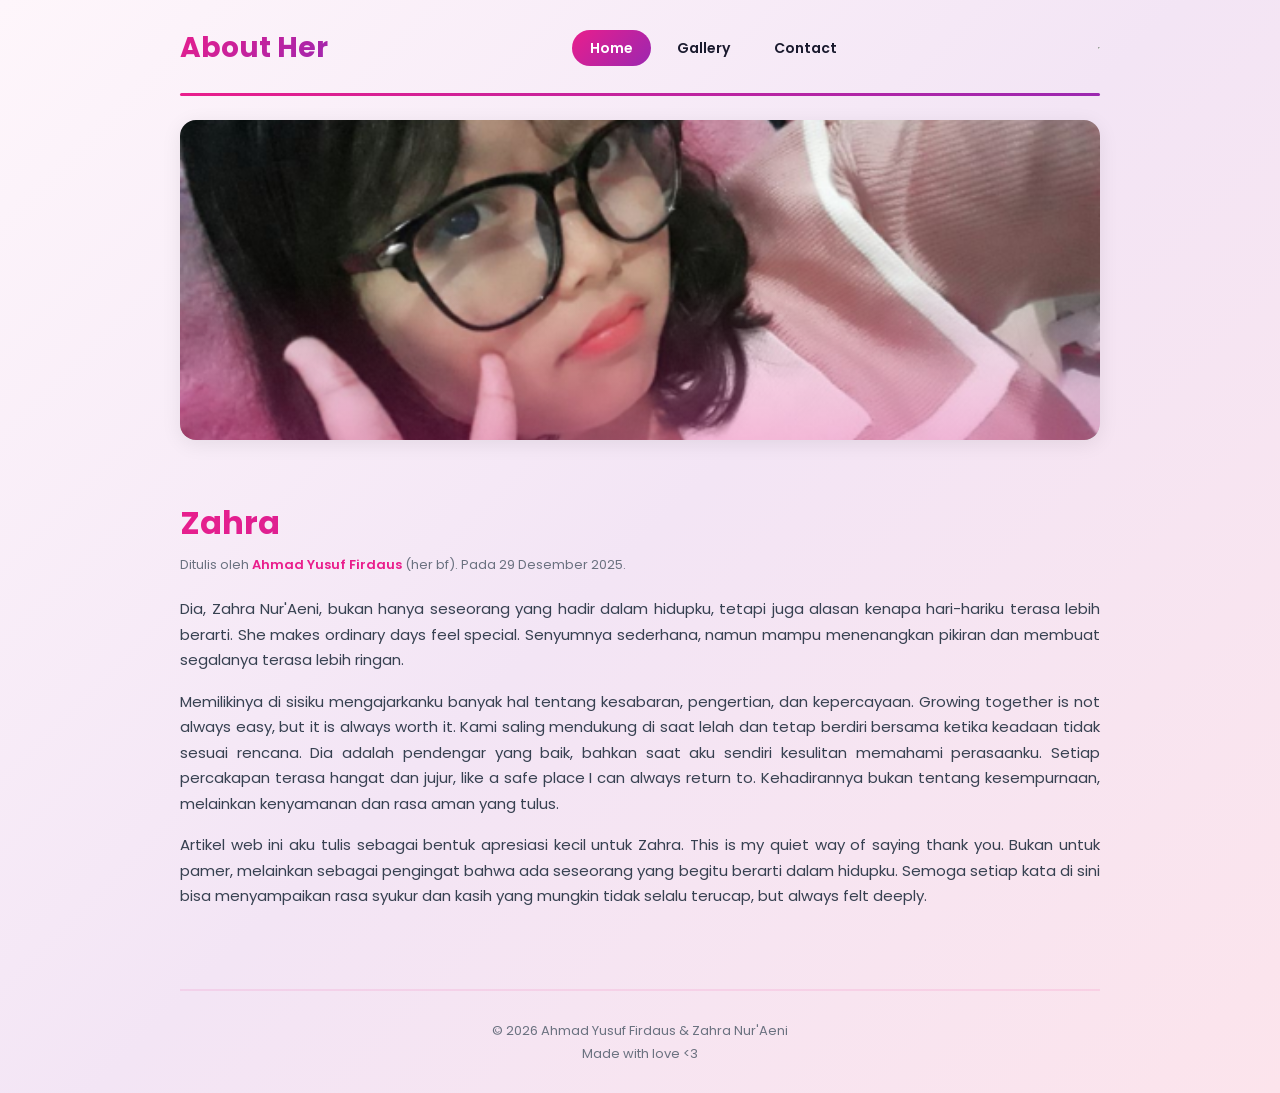
<file: index.html>
<!doctype html>
<html lang="en">
  <head>
    <meta charset="UTF-8" />
    <meta name="viewport" content="width=device-width, initial-scale=1.0" />
    <title>Lovely</title>
    <link rel="stylesheet" href="css/style.css" />
  </head>
  <body>
    <div class="container">
      <header>
        <h1>About Her</h1>
        <nav>
          <ul>
            <li><a href="#" class="active">Home</a></li>
            <li><a href="page/gallery.html">Gallery</a></li>
            <li><a href="page/contact.html">Contact</a></li>
          </ul>
        </nav>
        <hr />
      </header>
      <div class="hero"></div>
      <article>
        <h2 class="judul-artikel">Zahra</h2>
        <p class="ket">
          Ditulis oleh <a href="">Ahmad Yusuf Firdaus </a>(her bf). Pada 29
          Desember 2025.
        </p>

        <p>
          Dia, Zahra Nur'Aeni, bukan hanya seseorang yang hadir dalam hidupku,
          tetapi juga alasan kenapa hari-hariku terasa lebih berarti. She makes
          ordinary days feel special. Senyumnya sederhana, namun mampu
          menenangkan pikiran dan membuat segalanya terasa lebih ringan.
        </p>

        <p>
          Memilikinya di sisiku mengajarkanku banyak hal tentang kesabaran,
          pengertian, dan kepercayaan. Growing together is not always easy, but
          it is always worth it. Kami saling mendukung di saat lelah dan tetap
          berdiri bersama ketika keadaan tidak sesuai rencana. Dia adalah
          pendengar yang baik, bahkan saat aku sendiri kesulitan memahami
          perasaanku. Setiap percakapan terasa hangat dan jujur, like a safe
          place I can always return to. Kehadirannya bukan tentang kesempurnaan,
          melainkan kenyamanan dan rasa aman yang tulus.
        </p>

        <p>
          Artikel web ini aku tulis sebagai bentuk apresiasi kecil untuk Zahra.
          This is my quiet way of saying thank you. Bukan untuk pamer, melainkan
          sebagai pengingat bahwa ada seseorang yang begitu berarti dalam
          hidupku. Semoga setiap kata di sini bisa menyampaikan rasa syukur dan
          kasih yang mungkin tidak selalu terucap, but always felt deeply.
        </p>
      </article>
      <footer>
        <p>
          &copy; 2026 Ahmad Yusuf Firdaus & Zahra Nur'Aeni <br />
          Made with love <3
        </p>
      </footer>
    </div>
  </body>
</html>
</file>
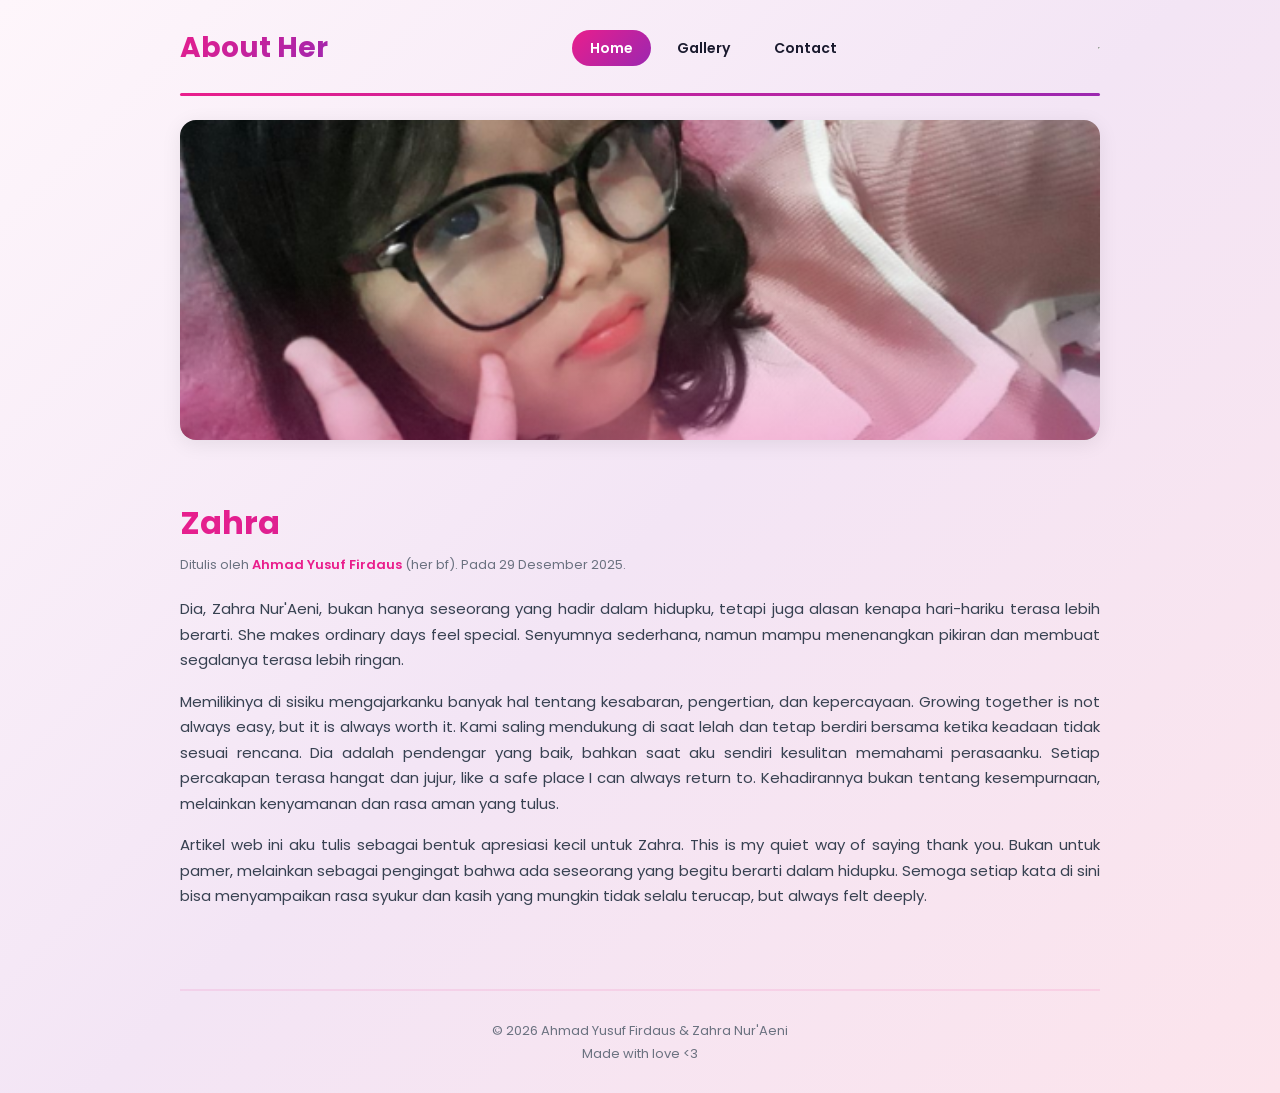
<file: about_her/index.html>
<!doctype html>
<html lang="en">
  <head>
    <meta charset="UTF-8" />
    <meta name="viewport" content="width=device-width, initial-scale=1.0" />
    <title>Lovely</title>
    <link rel="stylesheet" href="style.css" />
  </head>
  <body>
    <div class="container">
      <header>
        <h1>About Her</h1>
        <nav>
          <ul>
            <li><a href="#" class="active">Home</a></li>
            <li><a href="gallery.html">Gallery</a></li>
            <li><a href="contact.html">Contact</a></li>
          </ul>
        </nav>
        <hr />
      </header>
      <div class="hero"></div>
      <article>
        <h2 class="judul-artikel">Zahra</h2>
        <p class="ket">
          Ditulis oleh <a href="">Ahmad Yusuf Firdaus </a>(her bf). Pada 29
          Desember 2025.
        </p>

        <p>
          Dia, Zahra Nur'Aeni, bukan hanya seseorang yang hadir dalam hidupku,
          tetapi juga alasan kenapa hari-hariku terasa lebih berarti. She makes
          ordinary days feel special. Senyumnya sederhana, namun mampu
          menenangkan pikiran dan membuat segalanya terasa lebih ringan.
        </p>

        <p>
          Memilikinya di sisiku mengajarkanku banyak hal tentang kesabaran,
          pengertian, dan kepercayaan. Growing together is not always easy, but
          it is always worth it. Kami saling mendukung di saat lelah dan tetap
          berdiri bersama ketika keadaan tidak sesuai rencana. Dia adalah
          pendengar yang baik, bahkan saat aku sendiri kesulitan memahami
          perasaanku. Setiap percakapan terasa hangat dan jujur, like a safe
          place I can always return to. Kehadirannya bukan tentang kesempurnaan,
          melainkan kenyamanan dan rasa aman yang tulus.
        </p>

        <p>
          Artikel web ini aku tulis sebagai bentuk apresiasi kecil untuk Zahra.
          This is my quiet way of saying thank you. Bukan untuk pamer, melainkan
          sebagai pengingat bahwa ada seseorang yang begitu berarti dalam
          hidupku. Semoga setiap kata di sini bisa menyampaikan rasa syukur dan
          kasih yang mungkin tidak selalu terucap, but always felt deeply.
        </p>
      </article>
      <footer>
        <p>
          &copy; 2026 Ahmad Yusuf Firdaus & Zahra Nur'Aeni <br />
          Made with love <3
        </p>
      </footer>
    </div>
  </body>
</html>
</file>
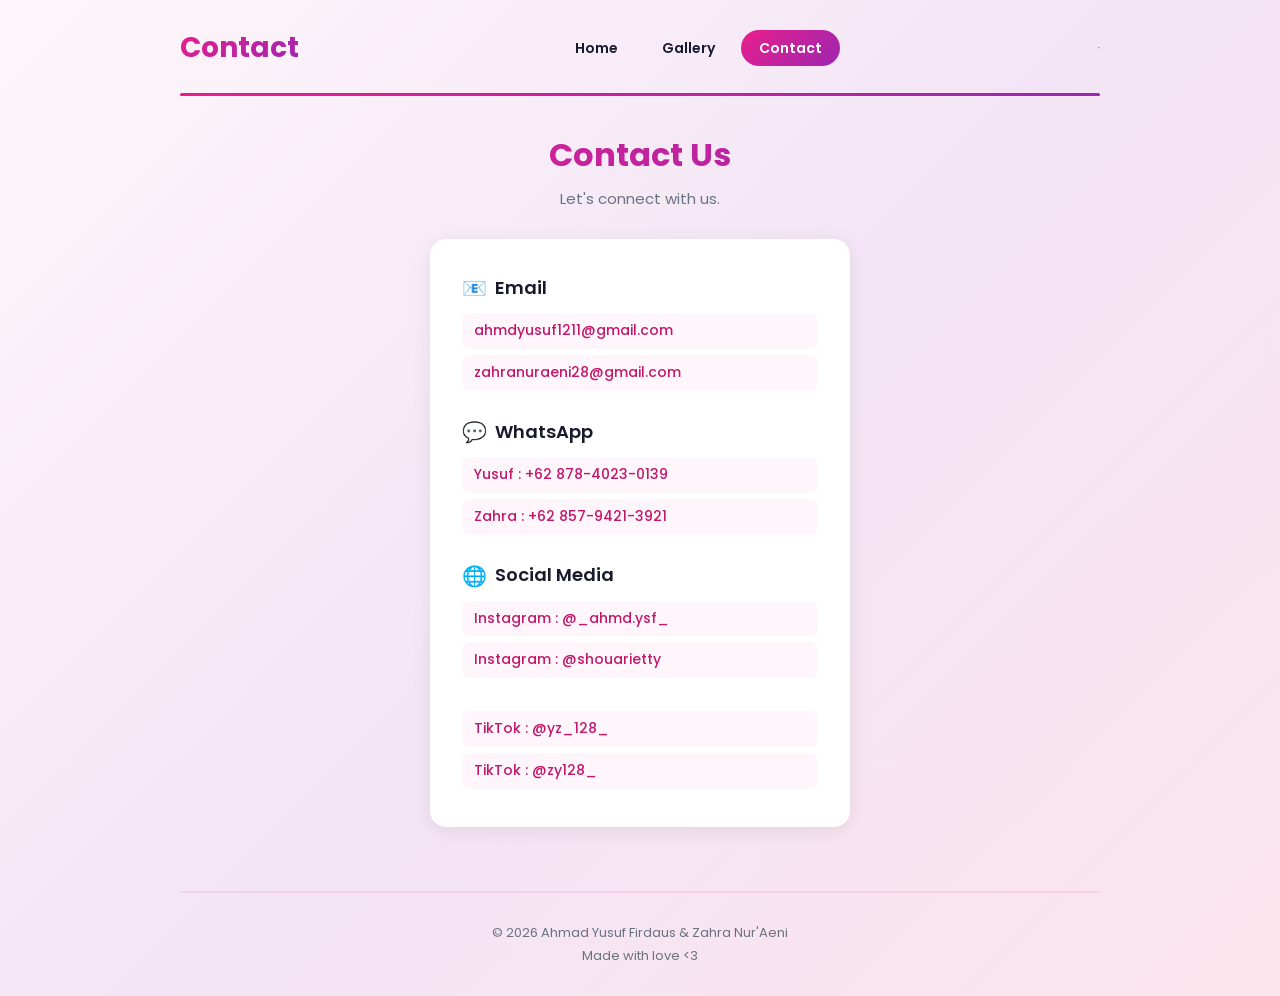
<file: about_her/contact.html>
<!doctype html>
<html lang="en">
  <head>
    <meta charset="UTF-8" />
    <meta name="viewport" content="width=device-width, initial-scale=1.0" />
    <title>Contact</title>
    <link rel="stylesheet" href="style.css" />
  </head>
  <body>
    <div class="container">
      <header>
        <h1>Contact</h1>
        <nav>
          <ul>
            <li><a href="index.html">Home</a></li>
            <li><a href="gallery.html">Gallery</a></li>
            <li><a href="#" class="active">Contact</a></li>
          </ul>
        </nav>
        <hr />
      </header>
      <div class="main-con">
        <h2 class="title-con">Contact Us</h2>
        <p class="sub-con">Let's connect with us.</p>
        <div class="card">
          <h3 class="email"><span>📧</span> Email</h3>
          <p class="contact">ahmdyusuf1211@gmail.com</p>
          <p class="contact">zahranuraeni28@gmail.com</p>
          <h3 class="wa"><span>💬</span> WhatsApp</h3>
          <p class="contact">Yusuf : +62 878-4023-0139</p>
          <p class="contact">Zahra : +62 857-9421-3921</p>
          <h3 class="ig"><span>🌐</span> Social Media</h3>
          <p class="contact">Instagram : @_ahmd.ysf_</p>
          <p class="contact">Instagram : @shouarietty</p>
          <br />
          <p class="contact">TikTok : @yz_128_</p>
          <p class="contact">TikTok : @zy128_</p>
        </div>
      </div>
      <footer>
        <p>
          &copy; 2026 Ahmad Yusuf Firdaus & Zahra Nur'Aeni <br />
          Made with love <3
        </p>
      </footer>
    </div>
  </body>
</html>
</file>
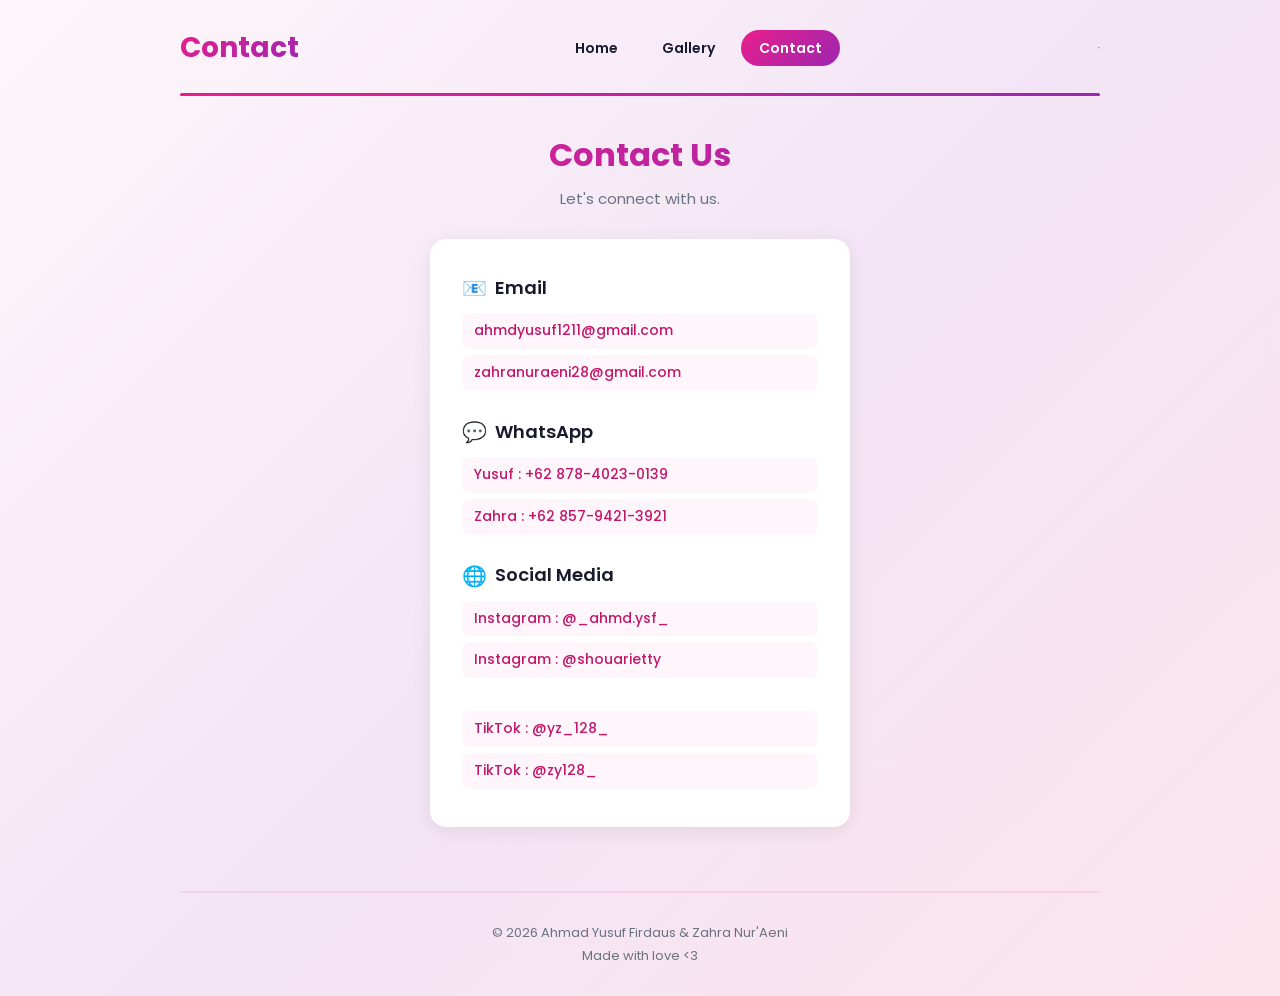
<file: page/contact.html>
<!doctype html>
<html lang="en">
  <head>
    <meta charset="UTF-8" />
    <meta name="viewport" content="width=device-width, initial-scale=1.0" />
    <title>Contact</title>
    <link rel="stylesheet" href="../css/style.css" />
  </head>
  <body>
    <div class="container">
      <header>
        <h1>Contact</h1>
        <nav>
          <ul>
            <li><a href="../index.html">Home</a></li>
            <li><a href="gallery.html">Gallery</a></li>
            <li><a href="#" class="active">Contact</a></li>
          </ul>
        </nav>
        <hr />
      </header>
      <div class="main-con">
        <h2 class="title-con">Contact Us</h2>
        <p class="sub-con">Let's connect with us.</p>
        <div class="card">
          <h3 class="email"><span>📧</span> Email</h3>
          <p class="contact">ahmdyusuf1211@gmail.com</p>
          <p class="contact">zahranuraeni28@gmail.com</p>
          <h3 class="wa"><span>💬</span> WhatsApp</h3>
          <p class="contact">Yusuf : +62 878-4023-0139</p>
          <p class="contact">Zahra : +62 857-9421-3921</p>
          <h3 class="ig"><span>🌐</span> Social Media</h3>
          <p class="contact">Instagram : @_ahmd.ysf_</p>
          <p class="contact">Instagram : @shouarietty</p>
          <br />
          <p class="contact">TikTok : @yz_128_</p>
          <p class="contact">TikTok : @zy128_</p>
        </div>
      </div>
      <footer>
        <p>
          &copy; 2026 Ahmad Yusuf Firdaus & Zahra Nur'Aeni <br />
          Made with love <3
        </p>
      </footer>
    </div>
  </body>
</html>
</file>
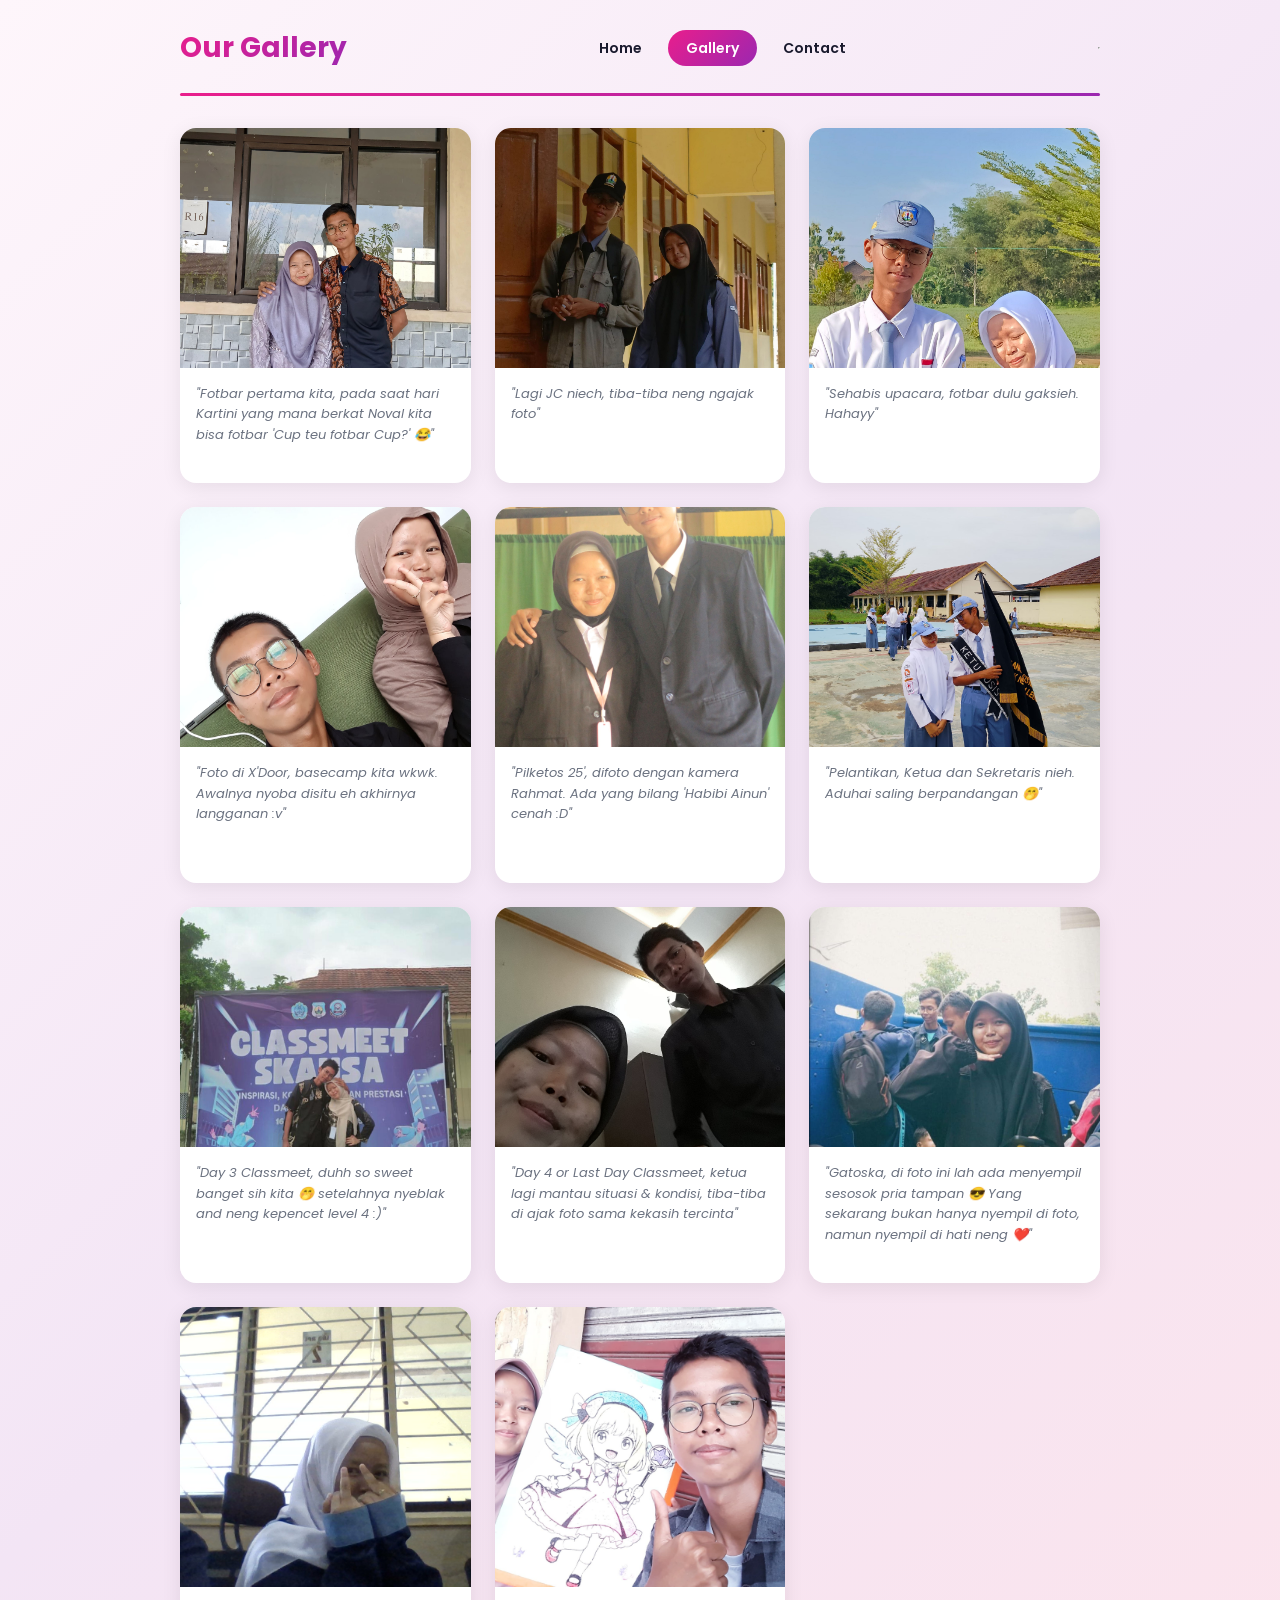
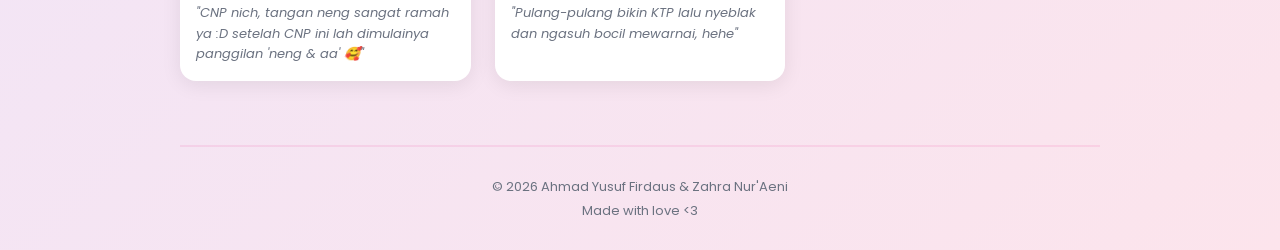
<file: page/gallery.html>
<!doctype html>
<html lang="en">
  <head>
    <meta charset="UTF-8" />
    <meta name="viewport" content="width=device-width, initial-scale=1.0" />
    <title>Gallery</title>
    <link rel="stylesheet" href="../css/style.css" />
  </head>
  <body>
    <div class="container">
      <header>
        <h1>Our Gallery</h1>
        <nav>
          <ul>
            <li><a href="../index.html">Home</a></li>
            <li><a href="#" class="active">Gallery</a></li>
            <li><a href="contact.html">Contact</a></li>
          </ul>
        </nav>
        <hr />
      </header>
      <div class="gallery">
        <div class="frame">
          <img src="../img/g1.jpg" alt="" />
          <p class="cap">
            "Fotbar pertama kita, pada saat hari Kartini yang mana berkat Noval
            kita bisa fotbar 'Cup teu fotbar Cup?' 😂"
          </p>
        </div>
        <div class="frame">
          <img src="../img/g2.jpg" alt="" />
          <p class="cap">
            "Lagi JC niech, tiba-tiba neng ngajak foto"
            <br /><br />
            <br />
          </p>
        </div>
        <div class="frame">
          <img src="../img/g3.jpg" alt="" />
          <p class="cap">
            "Sehabis upacara, fotbar dulu gaksieh. Hahayy"
            <br /><br />
            <br />
          </p>
        </div>
        <div class="frame">
          <img src="../img/g4.jpg" alt="" />
          <p class="cap">
            "Foto di X'Door, basecamp kita wkwk. Awalnya nyoba disitu eh
            akhirnya langganan :v"
            <br /><br />
            <br />
          </p>
        </div>
        <div class="frame">
          <img src="../img/g5.jpg" alt="" />
          <p class="cap">
            "Pilketos 25', difoto dengan kamera Rahmat. Ada yang bilang 'Habibi
            Ainun' cenah :D"
            <br /><br />
          </p>
        </div>
        <div class="frame">
          <img src="../img/g6.jpg" alt="" />
          <p class="cap">
            "Pelantikan, Ketua dan Sekretaris nieh. Aduhai saling berpandangan
            🤭"
            <br /><br />
            <br />
          </p>
        </div>
        <div class="frame">
          <img src="../img/g7.jpg" alt="" />
          <p class="cap">
            "Day 3 Classmeet, duhh so sweet banget sih kita 🤭 setelahnya
            nyeblak and neng kepencet level 4 :)"
            <br /><br /><br />
          </p>
        </div>
        <div class="frame">
          <img src="../img/g8.jpg" alt="" />
          <p class="cap">
            "Day 4 or Last Day Classmeet, ketua lagi mantau situasi & kondisi,
            tiba-tiba di ajak foto sama kekasih tercinta"
            <br /><br /><br />
          </p>
        </div>
        <div class="frame">
          <img src="../img/g9.jpg" alt="" />
          <p class="cap">
            "Gatoska, di foto ini lah ada menyempil sesosok pria tampan 😎 Yang
            sekarang bukan hanya nyempil di foto, namun nyempil di hati neng ❤️"
            <br />
          </p>
        </div>
        <div class="frame-spesial">
          <img src="../img/g10.jpg" alt="" />
          <p class="cap">
            "CNP nich, tangan neng sangat ramah ya :D setelah CNP ini lah
            dimulainya panggilan 'neng & aa' 🥰"
            <br />
          </p>
        </div>
        <div class="frame-spesial">
          <img src="../img/g11.jpg" alt="" />
          <p class="cap">
            "Pulang-pulang bikin KTP lalu nyeblak dan ngasuh bocil mewarnai,
            hehe"
            <br />
          </p>
        </div>
      </div>
      <footer>
        <p>
          &copy; 2026 Ahmad Yusuf Firdaus & Zahra Nur'Aeni <br />
          Made with love <3
        </p>
      </footer>
    </div>
  </body>
</html>
</file>
<file: css/style.css>
@import url("https://fonts.googleapis.com/css2?family=Poppins:wght@300;400;600;700&display=swap");

:root {
  --primary: #e91e8c;
  --primary-dark: #c2186b;
  --secondary: #9c27b0;
  --secondary-dark: #7b1fa2;
  --dark: #1a1a2e;
  --light: #fef6fb;
  --white: #ffffff;
  --gray: #6b7280;
  --shadow: 0 4px 20px rgba(0, 0, 0, 0.08);
  --shadow-hover: 0 8px 30px rgba(233, 30, 140, 0.15);
  --radius: 16px;
  --radius-sm: 10px;
  --transition: 0.3s cubic-bezier(0.4, 0, 0.2, 1);
}

* {
  margin: 0;
  padding: 0;
  box-sizing: border-box;
}

body {
  font-family: "Poppins", sans-serif;
  background: linear-gradient(135deg, #fef6fb 0%, #f3e5f5 50%, #fce4ec 100%);
  min-height: 100vh;
  color: var(--dark);
  line-height: 1.7;
}

.container {
  max-width: 960px;
  width: 100%;
  margin: 0 auto;
  padding: 0 20px;
}

header {
  display: flex;
  align-items: center;
  justify-content: space-between;
  flex-wrap: wrap;
  gap: 16px;
  padding: 24px 0;
  position: relative;
}

header::after {
  content: "";
  position: absolute;
  bottom: 0;
  left: 0;
  right: 0;
  height: 3px;
  background: linear-gradient(90deg, var(--primary), var(--secondary));
  border-radius: 2px;
}

header h1 {
  font-size: 28px;
  font-weight: 700;
  background: linear-gradient(135deg, var(--primary), var(--secondary));
  -webkit-background-clip: text;
  -webkit-text-fill-color: transparent;
  background-clip: text;
}

header nav ul {
  display: flex;
  gap: 8px;
  list-style: none;
  flex-wrap: wrap;
}

header nav ul li a {
  text-decoration: none;
  font-weight: 600;
  font-size: 14px;
  color: var(--dark);
  padding: 8px 18px;
  border-radius: 50px;
  transition: var(--transition);
  background: transparent;
}

header nav ul li a:hover {
  background: linear-gradient(135deg, var(--primary), var(--secondary));
  color: var(--white);
  transform: translateY(-2px);
  box-shadow: var(--shadow-hover);
}

header nav ul li a[href="#"] {
  background: linear-gradient(135deg, var(--primary), var(--secondary));
  color: var(--white);
}

.hero {
  height: 320px;
  background-image: url(../img/her.png);
  background-size: cover;
  background-position: center 20%;
  border-radius: var(--radius);
  margin: 24px 0;
  box-shadow: var(--shadow);
  position: relative;
  overflow: hidden;
}

.hero::before {
  content: "";
  position: absolute;
  inset: 0;
  background: linear-gradient(180deg, transparent 50%, rgba(233, 30, 140, 0.3));
  border-radius: var(--radius);
}

article {
  padding: 32px 0;
}

article .judul-artikel {
  font-size: 32px;
  font-weight: 700;
  background: linear-gradient(135deg, var(--primary), var(--secondary));
  -webkit-background-clip: text;
  -webkit-text-fill-color: transparent;
  background-clip: text;
  margin-bottom: 4px;
}

article .ket {
  font-size: 13px;
  color: var(--gray);
  margin-bottom: 20px;
}

article .ket a {
  color: var(--primary);
  text-decoration: none;
  font-weight: 600;
}

article .ket a:hover {
  text-decoration: underline;
}

article p {
  font-size: 15px;
  color: #374151;
  margin-bottom: 16px;
  text-align: justify;
}

.gallery {
  padding: 32px 0;
  display: grid;
  grid-template-columns: repeat(auto-fill, minmax(260px, 1fr));
  gap: 24px;
}

.frame,
.frame-spesial {
  background: var(--white);
  border-radius: var(--radius);
  overflow: hidden;
  box-shadow: var(--shadow);
  transition: var(--transition);
  border: none;
  display: flex;
  flex-direction: column;
}

.frame:hover,
.frame-spesial:hover {
  transform: translateY(-6px);
  box-shadow: var(--shadow-hover);
}

.frame img,
.frame-spesial img {
  width: 100%;
  height: 240px;
  object-fit: cover;
  display: block;
  border: none;
  border-radius: 0;
}

.frame-spesial {
  grid-column: auto;
}

.frame-spesial img {
  height: 280px;
}

.cap {
  padding: 16px;
  font-size: 13px;
  font-style: italic;
  color: var(--gray);
  text-align: left;
  line-height: 1.6;
  flex: 1;
}

.main-con {
  padding: 32px 0;
  text-align: center;
}

.title-con {
  font-size: 32px;
  font-weight: 700;
  background: linear-gradient(135deg, var(--primary), var(--secondary));
  -webkit-background-clip: text;
  -webkit-text-fill-color: transparent;
  background-clip: text;
  margin-bottom: 4px;
}

.sub-con {
  color: var(--gray);
  font-size: 15px;
  margin-bottom: 28px;
}

.card {
  background: var(--white);
  border-radius: var(--radius);
  padding: 32px;
  max-width: 420px;
  width: 100%;
  margin: 0 auto;
  box-shadow: var(--shadow);
  text-align: left;
}

.card h3 {
  font-size: 18px;
  font-weight: 600;
  color: var(--dark);
  margin-bottom: 8px;
  display: flex;
  align-items: center;
  gap: 8px;
}

.card h3 span {
  font-size: 20px;
}

.card .contact {
  font-size: 14px;
  color: var(--primary-dark);
  font-weight: 500;
  padding: 6px 12px;
  background: var(--light);
  border-radius: 8px;
  margin-bottom: 6px;
  transition: var(--transition);
}

.card .contact:hover {
  background: linear-gradient(135deg, var(--primary), var(--secondary));
  color: var(--white);
}

.wa,
.ig {
  margin-top: 24px;
}

footer {
  padding: 28px 0;
  text-align: center;
  border-top: 2px solid rgba(233, 30, 140, 0.1);
  margin-top: 32px;
}

footer p {
  font-size: 13px;
  color: var(--gray);
  line-height: 1.8;
}

@media (max-width: 768px) {
  header {
    flex-direction: column;
    align-items: center;
    text-align: center;
    padding: 20px 0;
  }

  header nav ul {
    justify-content: center;
  }

  .hero {
    height: 220px;
  }

  article .judul-artikel {
    font-size: 26px;
  }

  .gallery {
    grid-template-columns: repeat(auto-fill, minmax(220px, 1fr));
    gap: 16px;
  }

  .frame img,
  .frame-spesial img {
    height: 200px;
  }

  .title-con {
    font-size: 26px;
  }

  .card {
    padding: 24px;
  }
}

@media (max-width: 480px) {
  .container {
    padding: 0 16px;
  }

  header h1 {
    font-size: 22px;
  }

  header nav ul li a {
    font-size: 13px;
    padding: 6px 14px;
  }

  .hero {
    height: 180px;
  }

  .gallery {
    grid-template-columns: 1fr;
    gap: 16px;
  }

  .frame img,
  .frame-spesial img {
    height: 220px;
  }

  article p {
    font-size: 14px;
  }

  .card {
    padding: 20px;
  }
}
</file>
<file: about_her/style.css>
@import url("https://fonts.googleapis.com/css2?family=Poppins:wght@300;400;600;700&display=swap");

:root {
  --primary: #e91e8c;
  --primary-dark: #c2186b;
  --secondary: #9c27b0;
  --secondary-dark: #7b1fa2;
  --dark: #1a1a2e;
  --light: #fef6fb;
  --white: #ffffff;
  --gray: #6b7280;
  --shadow: 0 4px 20px rgba(0, 0, 0, 0.08);
  --shadow-hover: 0 8px 30px rgba(233, 30, 140, 0.15);
  --radius: 16px;
  --radius-sm: 10px;
  --transition: 0.3s cubic-bezier(0.4, 0, 0.2, 1);
}

* {
  margin: 0;
  padding: 0;
  box-sizing: border-box;
}

body {
  font-family: "Poppins", sans-serif;
  background: linear-gradient(135deg, #fef6fb 0%, #f3e5f5 50%, #fce4ec 100%);
  min-height: 100vh;
  color: var(--dark);
  line-height: 1.7;
}

.container {
  max-width: 960px;
  width: 100%;
  margin: 0 auto;
  padding: 0 20px;
}

header {
  display: flex;
  align-items: center;
  justify-content: space-between;
  flex-wrap: wrap;
  gap: 16px;
  padding: 24px 0;
  position: relative;
}

header::after {
  content: "";
  position: absolute;
  bottom: 0;
  left: 0;
  right: 0;
  height: 3px;
  background: linear-gradient(90deg, var(--primary), var(--secondary));
  border-radius: 2px;
}

header h1 {
  font-size: 28px;
  font-weight: 700;
  background: linear-gradient(135deg, var(--primary), var(--secondary));
  -webkit-background-clip: text;
  -webkit-text-fill-color: transparent;
  background-clip: text;
}

header nav ul {
  display: flex;
  gap: 8px;
  list-style: none;
  flex-wrap: wrap;
}

header nav ul li a {
  text-decoration: none;
  font-weight: 600;
  font-size: 14px;
  color: var(--dark);
  padding: 8px 18px;
  border-radius: 50px;
  transition: var(--transition);
  background: transparent;
}

header nav ul li a:hover {
  background: linear-gradient(135deg, var(--primary), var(--secondary));
  color: var(--white);
  transform: translateY(-2px);
  box-shadow: var(--shadow-hover);
}

header nav ul li a[href="#"] {
  background: linear-gradient(135deg, var(--primary), var(--secondary));
  color: var(--white);
}

.hero {
  height: 320px;
  background-image: url(img/her.png);
  background-size: cover;
  background-position: center 20%;
  border-radius: var(--radius);
  margin: 24px 0;
  box-shadow: var(--shadow);
  position: relative;
  overflow: hidden;
}

.hero::before {
  content: "";
  position: absolute;
  inset: 0;
  background: linear-gradient(180deg, transparent 50%, rgba(233, 30, 140, 0.3));
  border-radius: var(--radius);
}

article {
  padding: 32px 0;
}

article .judul-artikel {
  font-size: 32px;
  font-weight: 700;
  background: linear-gradient(135deg, var(--primary), var(--secondary));
  -webkit-background-clip: text;
  -webkit-text-fill-color: transparent;
  background-clip: text;
  margin-bottom: 4px;
}

article .ket {
  font-size: 13px;
  color: var(--gray);
  margin-bottom: 20px;
}

article .ket a {
  color: var(--primary);
  text-decoration: none;
  font-weight: 600;
}

article .ket a:hover {
  text-decoration: underline;
}

article p {
  font-size: 15px;
  color: #374151;
  margin-bottom: 16px;
  text-align: justify;
}

.gallery {
  padding: 32px 0;
  display: grid;
  grid-template-columns: repeat(auto-fill, minmax(260px, 1fr));
  gap: 24px;
}

.frame,
.frame-spesial {
  background: var(--white);
  border-radius: var(--radius);
  overflow: hidden;
  box-shadow: var(--shadow);
  transition: var(--transition);
  border: none;
  display: flex;
  flex-direction: column;
}

.frame:hover,
.frame-spesial:hover {
  transform: translateY(-6px);
  box-shadow: var(--shadow-hover);
}

.frame img,
.frame-spesial img {
  width: 100%;
  height: 240px;
  object-fit: cover;
  display: block;
  border: none;
  border-radius: 0;
}

.frame-spesial {
  grid-column: auto;
}

.frame-spesial img {
  height: 280px;
}

.cap {
  padding: 16px;
  font-size: 13px;
  font-style: italic;
  color: var(--gray);
  text-align: left;
  line-height: 1.6;
  flex: 1;
}

.main-con {
  padding: 32px 0;
  text-align: center;
}

.title-con {
  font-size: 32px;
  font-weight: 700;
  background: linear-gradient(135deg, var(--primary), var(--secondary));
  -webkit-background-clip: text;
  -webkit-text-fill-color: transparent;
  background-clip: text;
  margin-bottom: 4px;
}

.sub-con {
  color: var(--gray);
  font-size: 15px;
  margin-bottom: 28px;
}

.card {
  background: var(--white);
  border-radius: var(--radius);
  padding: 32px;
  max-width: 420px;
  width: 100%;
  margin: 0 auto;
  box-shadow: var(--shadow);
  text-align: left;
}

.card h3 {
  font-size: 18px;
  font-weight: 600;
  color: var(--dark);
  margin-bottom: 8px;
  display: flex;
  align-items: center;
  gap: 8px;
}

.card h3 span {
  font-size: 20px;
}

.card .contact {
  font-size: 14px;
  color: var(--primary-dark);
  font-weight: 500;
  padding: 6px 12px;
  background: var(--light);
  border-radius: 8px;
  margin-bottom: 6px;
  transition: var(--transition);
}

.card .contact:hover {
  background: linear-gradient(135deg, var(--primary), var(--secondary));
  color: var(--white);
}

.wa,
.ig {
  margin-top: 24px;
}

footer {
  padding: 28px 0;
  text-align: center;
  border-top: 2px solid rgba(233, 30, 140, 0.1);
  margin-top: 32px;
}

footer p {
  font-size: 13px;
  color: var(--gray);
  line-height: 1.8;
}

@media (max-width: 768px) {
  header {
    flex-direction: column;
    align-items: center;
    text-align: center;
    padding: 20px 0;
  }

  header nav ul {
    justify-content: center;
  }

  .hero {
    height: 220px;
  }

  article .judul-artikel {
    font-size: 26px;
  }

  .gallery {
    grid-template-columns: repeat(auto-fill, minmax(220px, 1fr));
    gap: 16px;
  }

  .frame img,
  .frame-spesial img {
    height: 200px;
  }

  .title-con {
    font-size: 26px;
  }

  .card {
    padding: 24px;
  }
}

@media (max-width: 480px) {
  .container {
    padding: 0 16px;
  }

  header h1 {
    font-size: 22px;
  }

  header nav ul li a {
    font-size: 13px;
    padding: 6px 14px;
  }

  .hero {
    height: 180px;
  }

  .gallery {
    grid-template-columns: 1fr;
    gap: 16px;
  }

  .frame img,
  .frame-spesial img {
    height: 220px;
  }

  article p {
    font-size: 14px;
  }

  .card {
    padding: 20px;
  }
}
</file>
